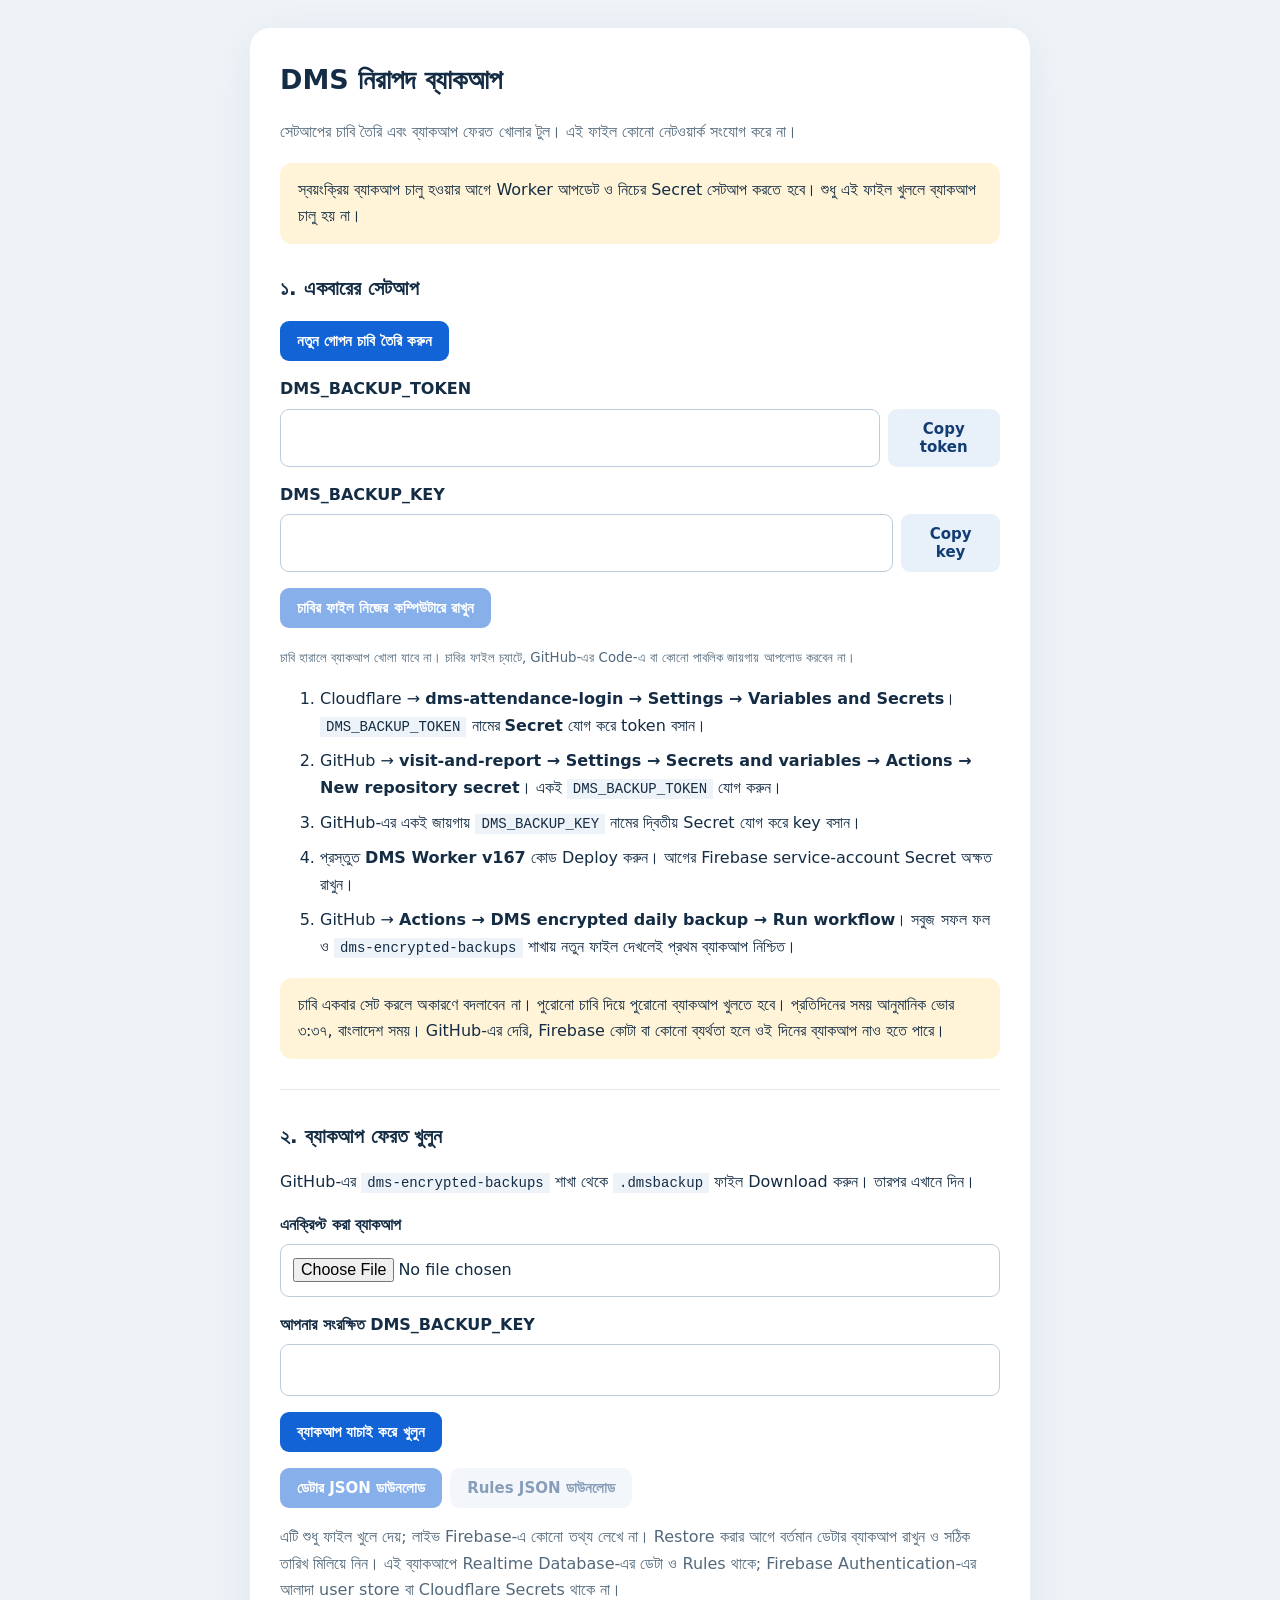
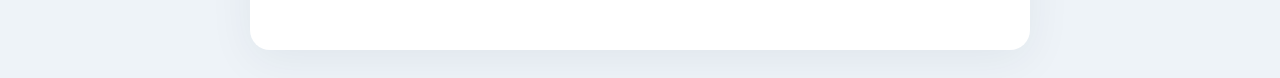
<file: backup/DMS_Backup_Setup_And_Restore.html>
<!doctype html><html lang="bn"><meta charset="utf-8"><meta name="viewport" content="width=device-width,initial-scale=1"><meta http-equiv="Content-Security-Policy" content="default-src 'none'; script-src 'unsafe-inline'; style-src 'unsafe-inline'; connect-src 'none'; base-uri 'none'; form-action 'none'"><title>DMS Backup — Setup & Restore</title><style>
*{box-sizing:border-box}body{font:16px/1.65 system-ui,sans-serif;background:#eef3f8;color:#142c44;margin:0;padding:28px 16px}main{max-width:780px;margin:auto;background:#fff;border-radius:20px;padding:30px;box-shadow:0 10px 45px #142c4410}h1{margin:0;font-size:27px}h2{font-size:20px;margin-top:28px}.sub{color:#53697b}.notice{padding:14px 18px;border-radius:12px;background:#fff4d8;margin:18px 0}label{display:block;font-weight:650;margin:15px 0 6px}.row{display:flex;gap:8px}input{width:100%;min-width:0;border:1px solid #bdcddd;border-radius:9px;padding:12px;font:inherit}button{border:0;background:#1264d6;color:white;padding:11px 17px;border-radius:9px;font:600 15px system-ui;cursor:pointer}button:disabled{opacity:.5;cursor:default}.secondary{background:#e8f0fa;color:#123d73}code{font-size:14px;background:#edf3f8;padding:2px 6px}li{margin-bottom:9px}hr{border:0;border-top:1px solid #e2e9ef;margin:30px 0}#message{white-space:pre-wrap;margin:15px 0;font-weight:650}.buttons{display:flex;gap:8px;flex-wrap:wrap}small{color:#53697b}@media(max-width:500px){main{padding:20px}.row{flex-direction:column}}
</style><main><h1>DMS নিরাপদ ব্যাকআপ</h1><p class="sub">সেটআপের চাবি তৈরি এবং ব্যাকআপ ফেরত খোলার টুল। এই ফাইল কোনো নেটওয়ার্ক সংযোগ করে না।</p>
<div class="notice">স্বয়ংক্রিয় ব্যাকআপ চালু হওয়ার আগে Worker আপডেট ও নিচের Secret সেটআপ করতে হবে। শুধু এই ফাইল খুললে ব্যাকআপ চালু হয় না।</div>
<h2>১. একবারের সেটআপ</h2><button id="generate">নতুন গোপন চাবি তৈরি করুন</button>
<label for="token">DMS_BACKUP_TOKEN</label><div class="row"><input id="token" type="password" readonly autocomplete="off"><button id="copyToken" class="secondary">Copy token</button></div>
<label for="key">DMS_BACKUP_KEY</label><div class="row"><input id="key" type="password" readonly autocomplete="off"><button id="copyKey" class="secondary">Copy key</button></div>
<p><button id="saveKeys" disabled>চাবির ফাইল নিজের কম্পিউটারে রাখুন</button></p><small>চাবি হারালে ব্যাকআপ খোলা যাবে না। চাবির ফাইল চ্যাটে, GitHub-এর Code-এ বা কোনো পাবলিক জায়গায় আপলোড করবেন না।</small>
<ol><li>Cloudflare → <b>dms-attendance-login → Settings → Variables and Secrets</b>। <code>DMS_BACKUP_TOKEN</code> নামের <b>Secret</b> যোগ করে token বসান।</li><li>GitHub → <b>visit-and-report → Settings → Secrets and variables → Actions → New repository secret</b>। একই <code>DMS_BACKUP_TOKEN</code> যোগ করুন।</li><li>GitHub-এর একই জায়গায় <code>DMS_BACKUP_KEY</code> নামের দ্বিতীয় Secret যোগ করে key বসান।</li><li>প্রস্তুত <b>DMS Worker v167</b> কোড Deploy করুন। আগের Firebase service-account Secret অক্ষত রাখুন।</li><li>GitHub → <b>Actions → DMS encrypted daily backup → Run workflow</b>। সবুজ সফল ফল ও <code>dms-encrypted-backups</code> শাখায় নতুন ফাইল দেখলেই প্রথম ব্যাকআপ নিশ্চিত।</li></ol>
<div class="notice">চাবি একবার সেট করলে অকারণে বদলাবেন না। পুরোনো চাবি দিয়ে পুরোনো ব্যাকআপ খুলতে হবে। প্রতিদিনের সময় আনুমানিক ভোর ৩:৩৭, বাংলাদেশ সময়। GitHub-এর দেরি, Firebase কোটা বা কোনো ব্যর্থতা হলে ওই দিনের ব্যাকআপ নাও হতে পারে।</div>
<hr><h2>২. ব্যাকআপ ফেরত খুলুন</h2><p>GitHub-এর <code>dms-encrypted-backups</code> শাখা থেকে <code>.dmsbackup</code> ফাইল Download করুন। তারপর এখানে দিন।</p>
<label for="backupFile">এনক্রিপ্ট করা ব্যাকআপ</label><input id="backupFile" type="file" accept=".dmsbackup">
<label for="restoreKey">আপনার সংরক্ষিত DMS_BACKUP_KEY</label><input id="restoreKey" type="password" autocomplete="off" spellcheck="false">
<p><button id="openBackup">ব্যাকআপ যাচাই করে খুলুন</button></p><div id="message" role="status"></div>
<div class="buttons"><button id="dataDownload" disabled>ডেটার JSON ডাউনলোড</button><button id="rulesDownload" disabled class="secondary">Rules JSON ডাউনলোড</button></div>
<p class="sub">এটি শুধু ফাইল খুলে দেয়; লাইভ Firebase-এ কোনো তথ্য লেখে না। Restore করার আগে বর্তমান ডেটার ব্যাকআপ রাখুন ও সঠিক তারিখ মিলিয়ে নিন। এই ব্যাকআপে Realtime Database-এর ডেটা ও Rules থাকে; Firebase Authentication-এর আলাদা user store বা Cloudflare Secrets থাকে না।</p>
</main><script>
const $=id=>document.getElementById(id);let recovered=null;
function hex(bytes){return Array.from(bytes,b=>b.toString(16).padStart(2,'0')).join('');}
function download(name,content,type='application/json'){const url=URL.createObjectURL(new Blob([content],{type})),a=document.createElement('a');a.href=url;a.download=name;a.click();setTimeout(()=>URL.revokeObjectURL(url),2000);}
async function copy(id){const el=$(id);if(!el.value)return;try{await navigator.clipboard.writeText(el.value);}catch(_){el.select();document.execCommand('copy');el.setSelectionRange(0,0);} }
$('generate').onclick=()=>{if($('token').value&&!confirm('নতুন চাবি তৈরি করবেন? পুরোনো ব্যাকআপ খুলতে পুরোনো চাবি লাগবে।'))return;$('token').value=hex(crypto.getRandomValues(new Uint8Array(32)));$('key').value=hex(crypto.getRandomValues(new Uint8Array(32)));$('saveKeys').disabled=false;};
$('copyToken').onclick=()=>copy('token');$('copyKey').onclick=()=>copy('key');$('saveKeys').onclick=()=>download('DMS_BACKUP_PRIVATE_KEYS.json',JSON.stringify({project:'visit-report-ea224',DMS_BACKUP_TOKEN:$('token').value,DMS_BACKUP_KEY:$('key').value},null,2));
async function unzipBounded(bytes){const reader=new Blob([bytes]).stream().pipeThrough(new DecompressionStream('gzip')).getReader(),parts=[];let count=0;while(true){const {done,value}=await reader.read();if(done)break;count+=value.length;if(count>256*1024*1024){await reader.cancel();throw Error('ব্যাকআপটি এই টুলের আকারসীমার চেয়ে বড়।');}parts.push(value);}return new Blob(parts).text();}
$('openBackup').onclick=async()=>{recovered=null;$('dataDownload').disabled=$('rulesDownload').disabled=true;const button=$('openBackup');button.disabled=true;$('message').textContent='যাচাই হচ্ছে…';try{const file=$('backupFile').files[0],key=$('restoreKey').value.trim();if(!file||!/^[a-f0-9]{64}$/.test(key))throw Error('ব্যাকআপ ফাইল ও সঠিক ৬৪ অক্ষরের চাবি দিন।');if(file.size>32*1024*1024)throw Error('ফাইল ৩২ MiB-এর বেশি।');const bytes=new Uint8Array(await file.arrayBuffer());if(bytes.length<44||new TextDecoder().decode(bytes.slice(0,8))!=='DMSBKP1\n')throw Error('এটি DMS ব্যাকআপ নয়।');const n=new DataView(bytes.buffer).getUint32(8);if(n<1||n>4096||12+n+16>bytes.length)throw Error('ব্যাকআপ ফাইল অসম্পূর্ণ।');const h=JSON.parse(new TextDecoder().decode(bytes.slice(12,12+n)));if(h.project!=='visit-report-ea224'||h.algorithm!=='AES-256-GCM'||h.compression!=='gzip')throw Error('ভুল প্রকল্প বা ব্যাকআপের ধরন।');const iv=Uint8Array.from(atob(h.iv),c=>c.charCodeAt(0));if(iv.length!==12)throw Error('ভুল ব্যাকআপ header।');const k=await crypto.subtle.importKey('raw',Uint8Array.from(key.match(/../g),x=>parseInt(x,16)),{name:'AES-GCM'},false,['decrypt']);const decrypted=await crypto.subtle.decrypt({name:'AES-GCM',iv,additionalData:bytes.slice(0,12+n),tagLength:128},k,bytes.slice(12+n));const s=JSON.parse(await unzipBounded(decrypted));if(s.project!=='visit-report-ea224'||!s.data?.user_auth||!s.rules?.rules)throw Error('ব্যাকআপের তথ্য অসম্পূর্ণ।');recovered=s;$('message').textContent='যাচাই সফল। ব্যাকআপের সময়: '+new Date(s.createdAt).toLocaleString('bn-BD',{timeZone:'Asia/Dhaka'})+' (বাংলাদেশ)';$('dataDownload').disabled=$('rulesDownload').disabled=false;}catch(e){$('message').textContent=e.name==='OperationError'?'চাবি ভুল অথবা ব্যাকআপ ফাইল পরিবর্তিত/ক্ষতিগ্রস্ত।':e.message;}finally{button.disabled=false;}};
$('dataDownload').onclick=()=>{if(recovered)download('DMS_Restore_Data.json',JSON.stringify(recovered.data));};$('rulesDownload').onclick=()=>{if(recovered)download('DMS_Restore_Rules.json',JSON.stringify(recovered.rules,null,2));};
</script></html>
</file>
